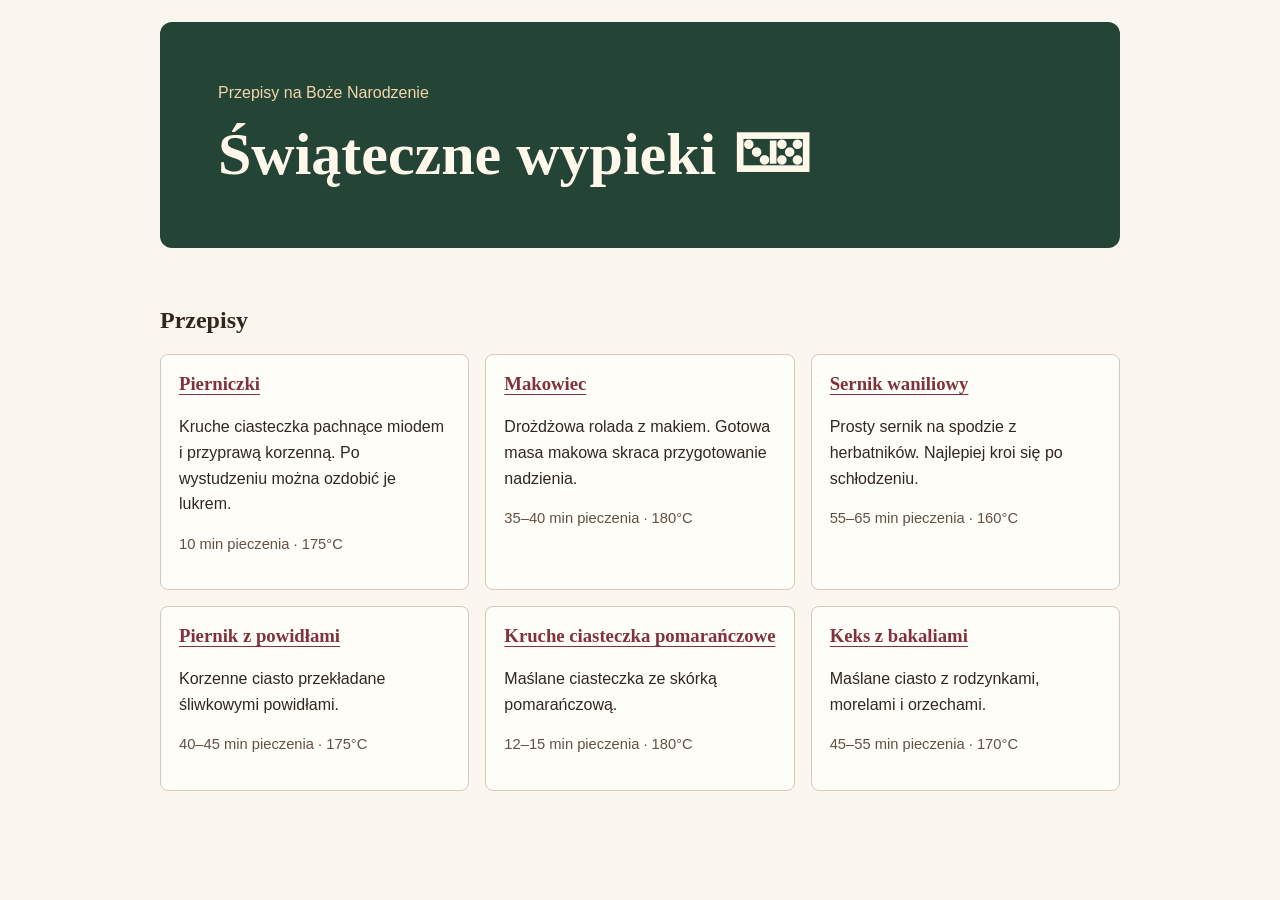
<file: index.html>
<!DOCTYPE html>
<html lang="pl">
<head>
    <meta charset="UTF-8">
    <meta name="viewport" content="width=device-width, initial-scale=1.0">
    <title>Strona główna | Świąteczne wypieki</title>
    <link rel="stylesheet" href="styl.css">
</head>
<body>
    <header>
        <a class="baner baner-glowny" href="index.html">
            <p class="nadtytul">Przepisy na Boże Narodzenie</p>
            <h1>Świąteczne wypieki &#127051;</h1>
        </a>
    </header>
    <main>
        <section aria-labelledby="przepisy">
            <h2 id="przepisy">Przepisy</h2>
            <div class="przepisy">
                <article>
                    <h3><a href="pierniczki.html">Pierniczki</a></h3>
                    <p>Kruche ciasteczka pachnące miodem i przyprawą korzenną. Po wystudzeniu można ozdobić je lukrem.</p>
                    <p class="czas">10 min pieczenia · 175°C</p>
                </article>
                <article>
                    <h3><a href="makowiec.html">Makowiec</a></h3>
                    <p>Drożdżowa rolada z makiem. Gotowa masa makowa skraca przygotowanie nadzienia.</p>
                    <p class="czas">35–40 min pieczenia · 180°C</p>
                </article>
                <article>
                    <h3><a href="sernik.html">Sernik waniliowy</a></h3>
                    <p>Prosty sernik na spodzie z herbatników. Najlepiej kroi się po schłodzeniu.</p>
                    <p class="czas">55–65 min pieczenia · 160°C</p>
                </article>
                <article>
                    <h3><a href="piernik.html">Piernik z powidłami</a></h3>
                    <p>Korzenne ciasto przekładane śliwkowymi powidłami.</p>
                    <p class="czas">40–45 min pieczenia · 175°C</p>
                </article>
                <article>
                    <h3><a href="ciasteczka.html">Kruche ciasteczka pomarańczowe</a></h3>
                    <p>Maślane ciasteczka ze skórką pomarańczową.</p>
                    <p class="czas">12–15 min pieczenia · 180°C</p>
                </article>
                <article>
                    <h3><a href="keks.html">Keks z bakaliami</a></h3>
                    <p>Maślane ciasto z rodzynkami, morelami i orzechami.</p>
                    <p class="czas">45–55 min pieczenia · 170°C</p>
                </article>
            </div>
        </section>
    </main>
</body>
</html>
</file>
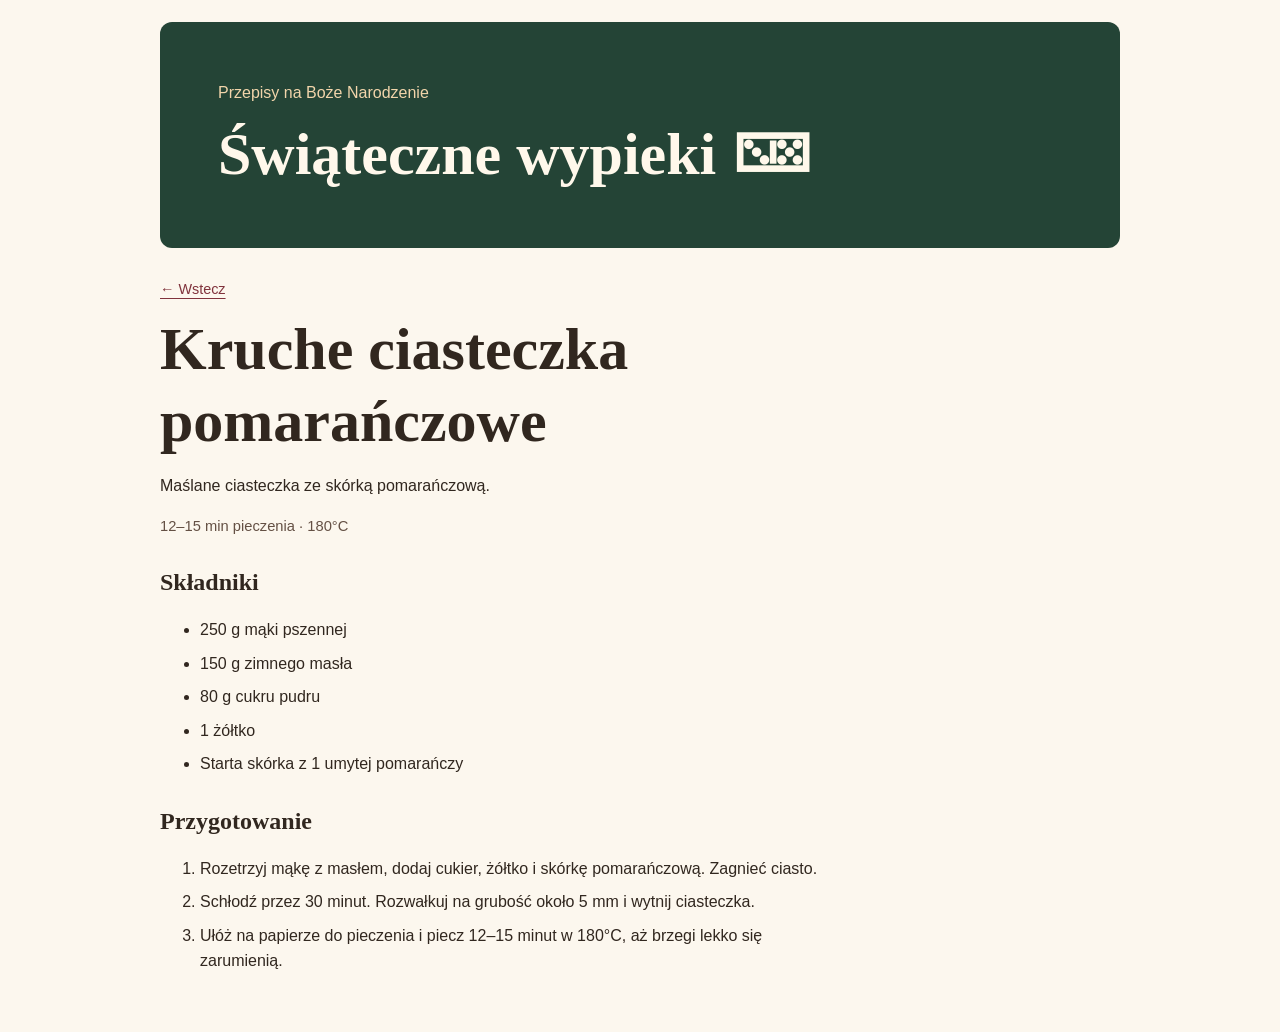
<file: ciasteczka.html>
<!DOCTYPE html>
<html lang="pl">
<head>
    <meta charset="UTF-8">
    <meta name="viewport" content="width=device-width, initial-scale=1.0">
    <title>Kruche ciasteczka pomarańczowe | Świąteczne wypieki</title>
    <link rel="stylesheet" href="styl.css">
</head>
<body>
    <header>
        <a class="baner baner-glowny" href="index.html">
            <p class="nadtytul">Przepisy na Boże Narodzenie</p>
            <p class="tytul-baneru">Świąteczne wypieki &#127051;</p>
        </a>
    </header>
    <main>
        <article class="przepis">
            <a class="wstecz" href="index.html">← Wstecz</a>
            <h1>Kruche ciasteczka pomarańczowe</h1>
            <p>Maślane ciasteczka ze skórką pomarańczową.</p>
            <p class="czas">12–15 min pieczenia · 180°C</p>

            <h2>Składniki</h2>
            <ul>
                <li>250 g mąki pszennej</li>
                <li>150 g zimnego masła</li>
                <li>80 g cukru pudru</li>
                <li>1 żółtko</li>
                <li>Starta skórka z 1 umytej pomarańczy</li>
            </ul>

            <h2>Przygotowanie</h2>
            <ol>
                <li>Rozetrzyj mąkę z masłem, dodaj cukier, żółtko i skórkę pomarańczową. Zagnieć ciasto.</li>
                <li>Schłodź przez 30 minut. Rozwałkuj na grubość około 5 mm i wytnij ciasteczka.</li>
                <li>Ułóż na papierze do pieczenia i piecz 12–15 minut w 180°C, aż brzegi lekko się zarumienią.</li>
            </ol>
        </article>
    </main>
</body>
</html>
</file>
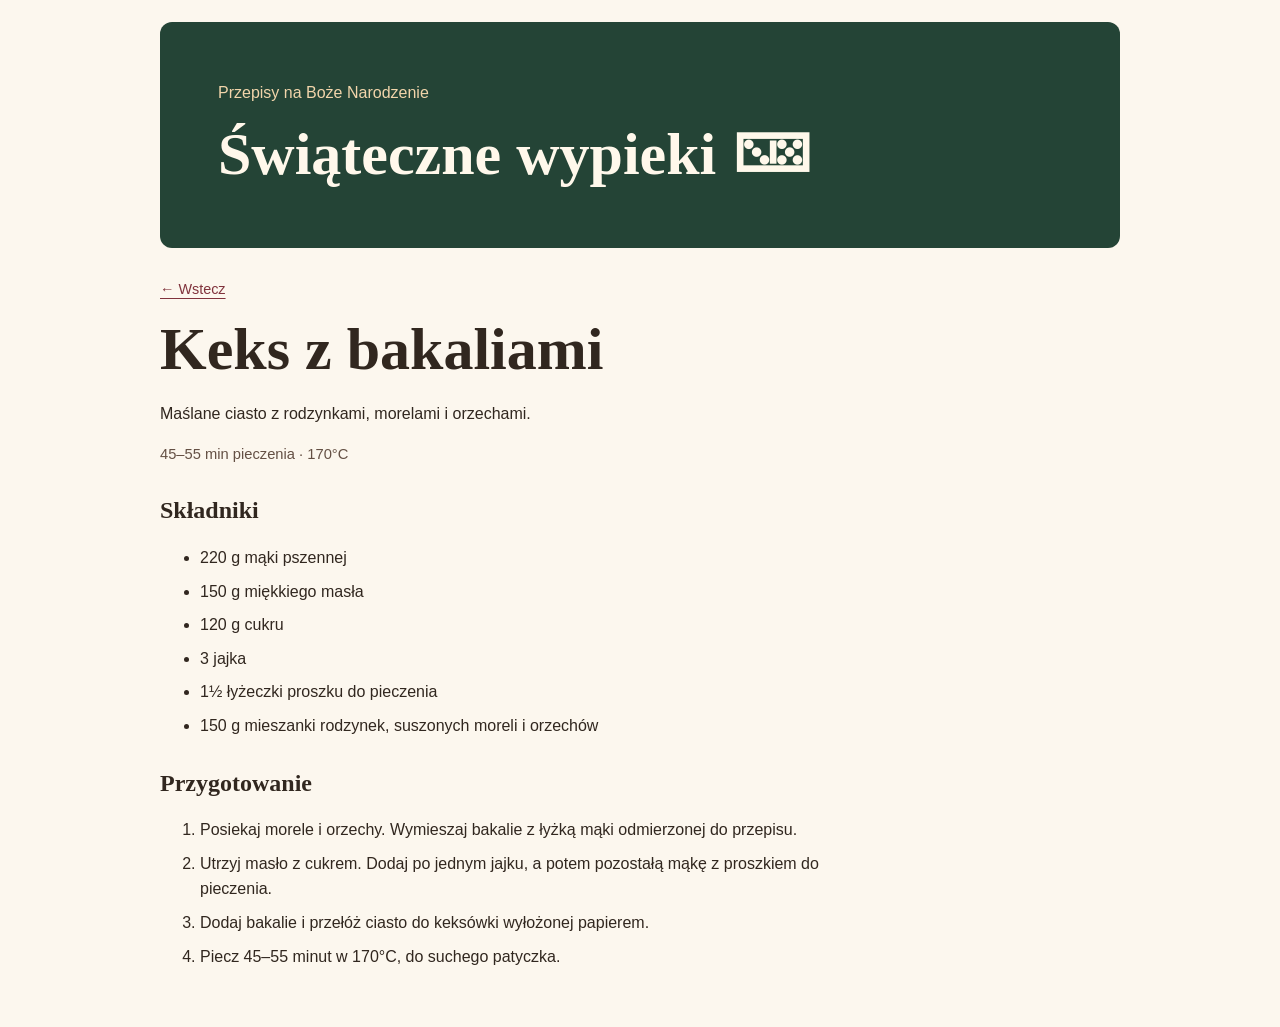
<file: keks.html>
<!DOCTYPE html>
<html lang="pl">
<head>
    <meta charset="UTF-8">
    <meta name="viewport" content="width=device-width, initial-scale=1.0">
    <title>Keks z bakaliami | Świąteczne wypieki</title>
    <link rel="stylesheet" href="styl.css">
</head>
<body>
    <header>
        <a class="baner baner-glowny" href="index.html">
            <p class="nadtytul">Przepisy na Boże Narodzenie</p>
            <p class="tytul-baneru">Świąteczne wypieki &#127051;</p>
        </a>
    </header>
    <main>
        <article class="przepis">
            <a class="wstecz" href="index.html">← Wstecz</a>
            <h1>Keks z bakaliami</h1>
            <p>Maślane ciasto z rodzynkami, morelami i orzechami.</p>
            <p class="czas">45–55 min pieczenia · 170°C</p>

            <h2>Składniki</h2>
            <ul>
                <li>220 g mąki pszennej</li>
                <li>150 g miękkiego masła</li>
                <li>120 g cukru</li>
                <li>3 jajka</li>
                <li>1½ łyżeczki proszku do pieczenia</li>
                <li>150 g mieszanki rodzynek, suszonych moreli i orzechów</li>
            </ul>

            <h2>Przygotowanie</h2>
            <ol>
                <li>Posiekaj morele i orzechy. Wymieszaj bakalie z łyżką mąki odmierzonej do przepisu.</li>
                <li>Utrzyj masło z cukrem. Dodaj po jednym jajku, a potem pozostałą mąkę z proszkiem do pieczenia.</li>
                <li>Dodaj bakalie i przełóż ciasto do keksówki wyłożonej papierem.</li>
                <li>Piecz 45–55 minut w 170°C, do suchego patyczka.</li>
            </ol>
        </article>
    </main>
</body>
</html>
</file>
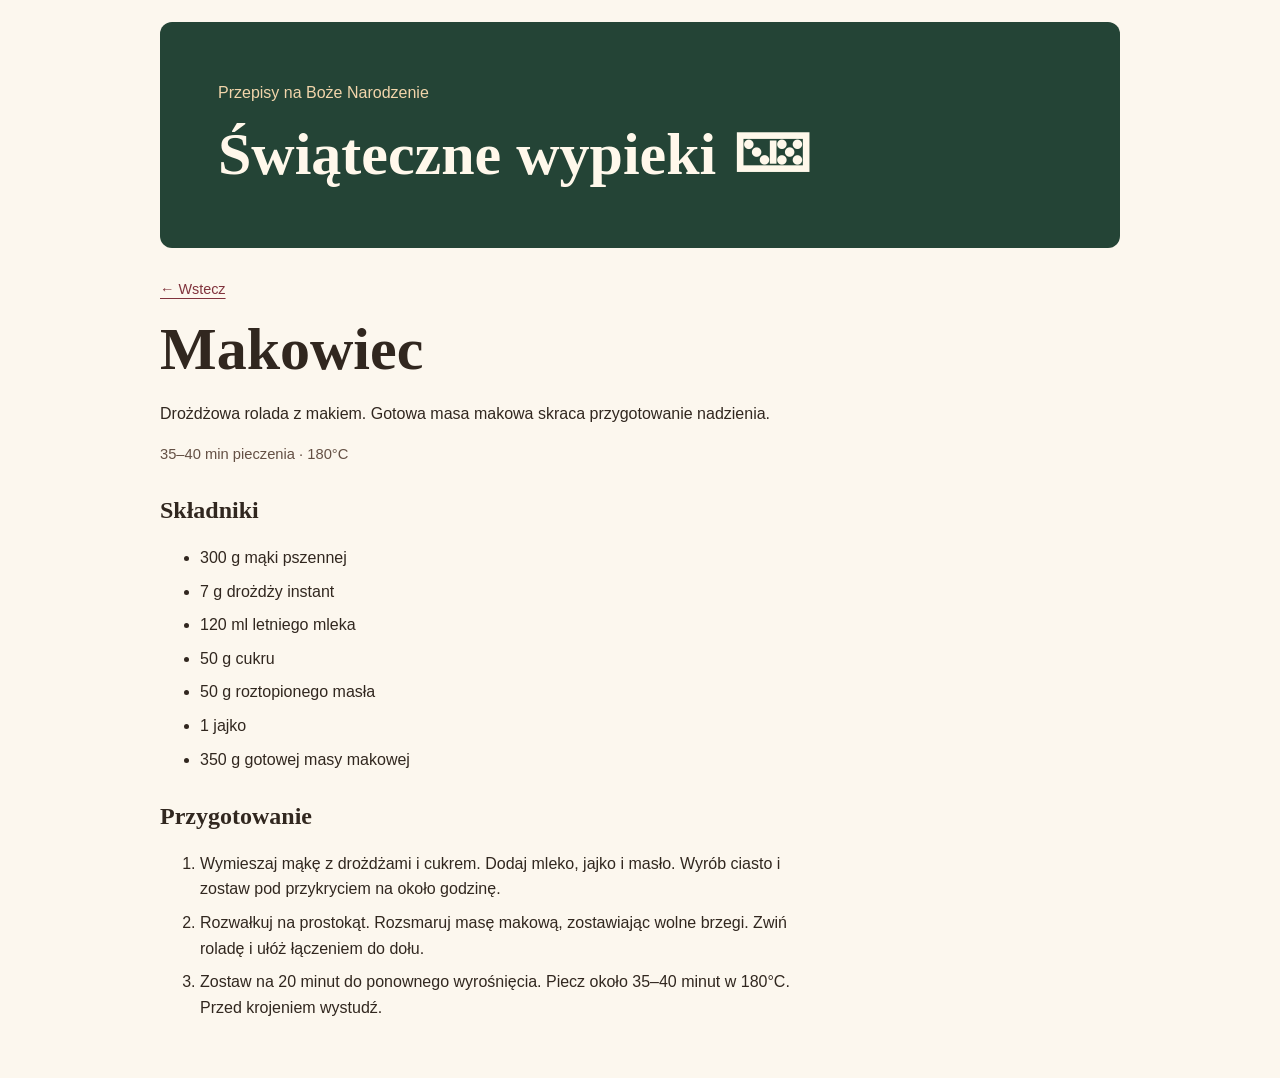
<file: makowiec.html>
<!DOCTYPE html>
<html lang="pl">
<head>
    <meta charset="UTF-8">
    <meta name="viewport" content="width=device-width, initial-scale=1.0">
    <title>Makowiec | Świąteczne wypieki</title>
    <link rel="stylesheet" href="styl.css">
</head>
<body>
    <header>
        <a class="baner baner-glowny" href="index.html">
            <p class="nadtytul">Przepisy na Boże Narodzenie</p>
            <p class="tytul-baneru">Świąteczne wypieki &#127051;</p>
        </a>
    </header>
    <main>
        <article class="przepis">
            <a class="wstecz" href="index.html">← Wstecz</a>
            <h1>Makowiec</h1>
            <p>Drożdżowa rolada z makiem. Gotowa masa makowa skraca przygotowanie nadzienia.</p>
            <p class="czas">35–40 min pieczenia · 180°C</p>

            <h2>Składniki</h2>
            <ul>
                <li>300 g mąki pszennej</li>
                <li>7 g drożdży instant</li>
                <li>120 ml letniego mleka</li>
                <li>50 g cukru</li>
                <li>50 g roztopionego masła</li>
                <li>1 jajko</li>
                <li>350 g gotowej masy makowej</li>
            </ul>

            <h2>Przygotowanie</h2>
            <ol>
                <li>Wymieszaj mąkę z drożdżami i cukrem. Dodaj mleko, jajko i masło. Wyrób ciasto i zostaw pod przykryciem na około godzinę.</li>
                <li>Rozwałkuj na prostokąt. Rozsmaruj masę makową, zostawiając wolne brzegi. Zwiń roladę i ułóż łączeniem do dołu.</li>
                <li>Zostaw na 20 minut do ponownego wyrośnięcia. Piecz około 35–40 minut w 180°C. Przed krojeniem wystudź.</li>
            </ol>
        </article>
    </main>
</body>
</html>
</file>
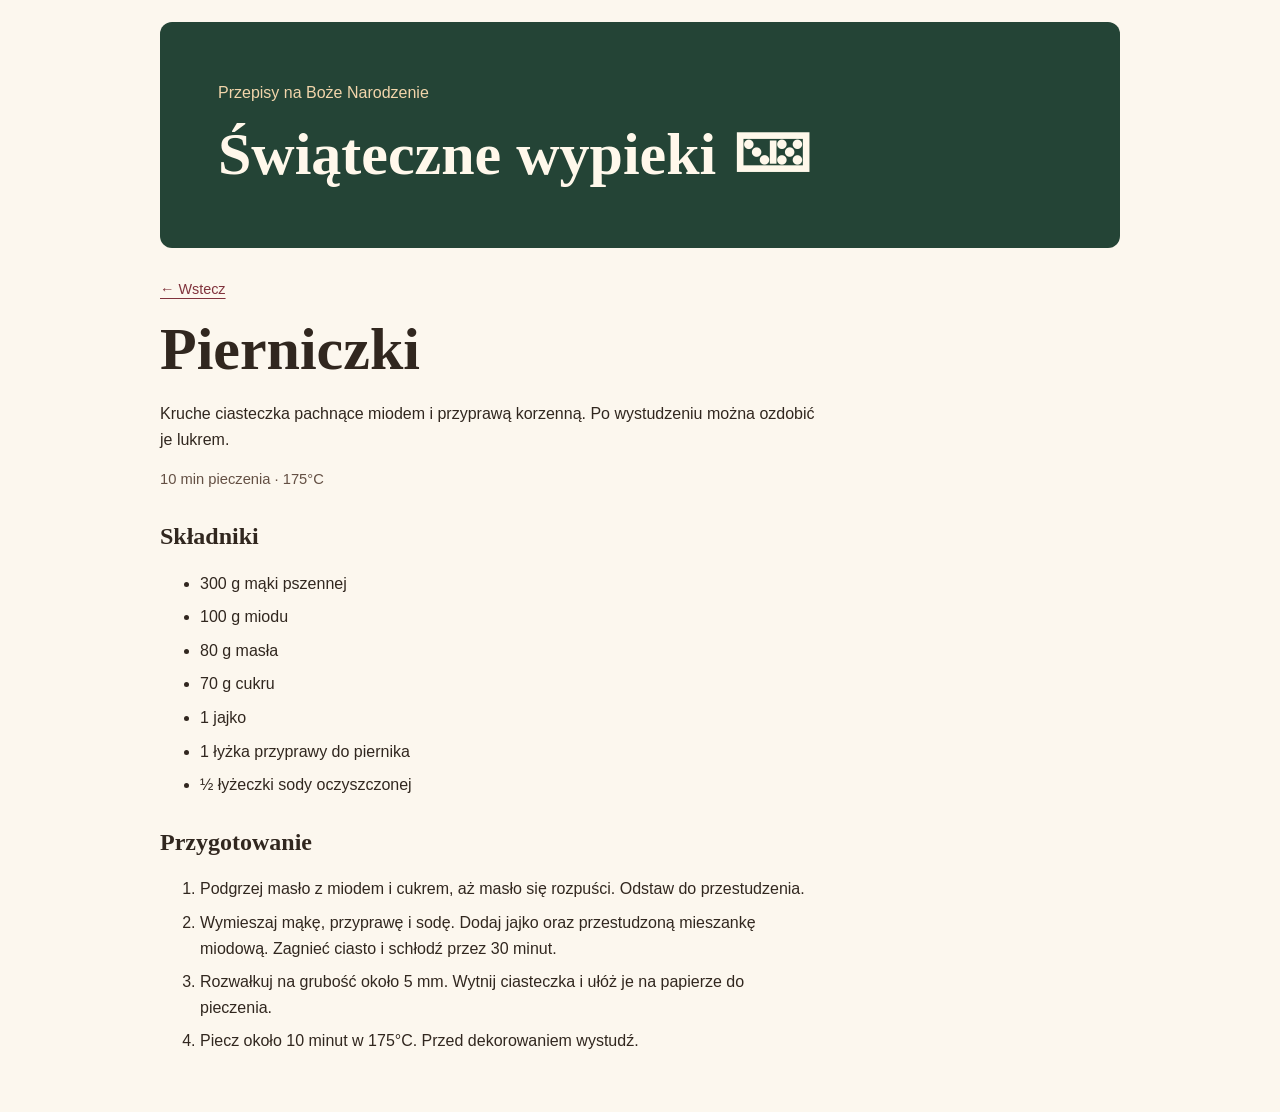
<file: pierniczki.html>
<!DOCTYPE html>
<html lang="pl">
<head>
    <meta charset="UTF-8">
    <meta name="viewport" content="width=device-width, initial-scale=1.0">
    <title>Pierniczki | Świąteczne wypieki</title>
    <link rel="stylesheet" href="styl.css">
</head>
<body>
    <header>
        <a class="baner baner-glowny" href="index.html">
            <p class="nadtytul">Przepisy na Boże Narodzenie</p>
            <p class="tytul-baneru">Świąteczne wypieki &#127051;</p>
        </a>
    </header>
    <main>
        <article class="przepis">
            <a class="wstecz" href="index.html">← Wstecz</a>
            <h1>Pierniczki</h1>
            <p>Kruche ciasteczka pachnące miodem i przyprawą korzenną. Po wystudzeniu można ozdobić je lukrem.</p>
            <p class="czas">10 min pieczenia · 175°C</p>

            <h2>Składniki</h2>
            <ul>
                <li>300 g mąki pszennej</li>
                <li>100 g miodu</li>
                <li>80 g masła</li>
                <li>70 g cukru</li>
                <li>1 jajko</li>
                <li>1 łyżka przyprawy do piernika</li>
                <li>½ łyżeczki sody oczyszczonej</li>
            </ul>

            <h2>Przygotowanie</h2>
            <ol>
                <li>Podgrzej masło z miodem i cukrem, aż masło się rozpuści. Odstaw do przestudzenia.</li>
                <li>Wymieszaj mąkę, przyprawę i sodę. Dodaj jajko oraz przestudzoną mieszankę miodową. Zagnieć ciasto i schłodź przez 30 minut.</li>
                <li>Rozwałkuj na grubość około 5 mm. Wytnij ciasteczka i ułóż je na papierze do pieczenia.</li>
                <li>Piecz około 10 minut w 175°C. Przed dekorowaniem wystudź.</li>
            </ol>
        </article>
    </main>
</body>
</html>
</file>
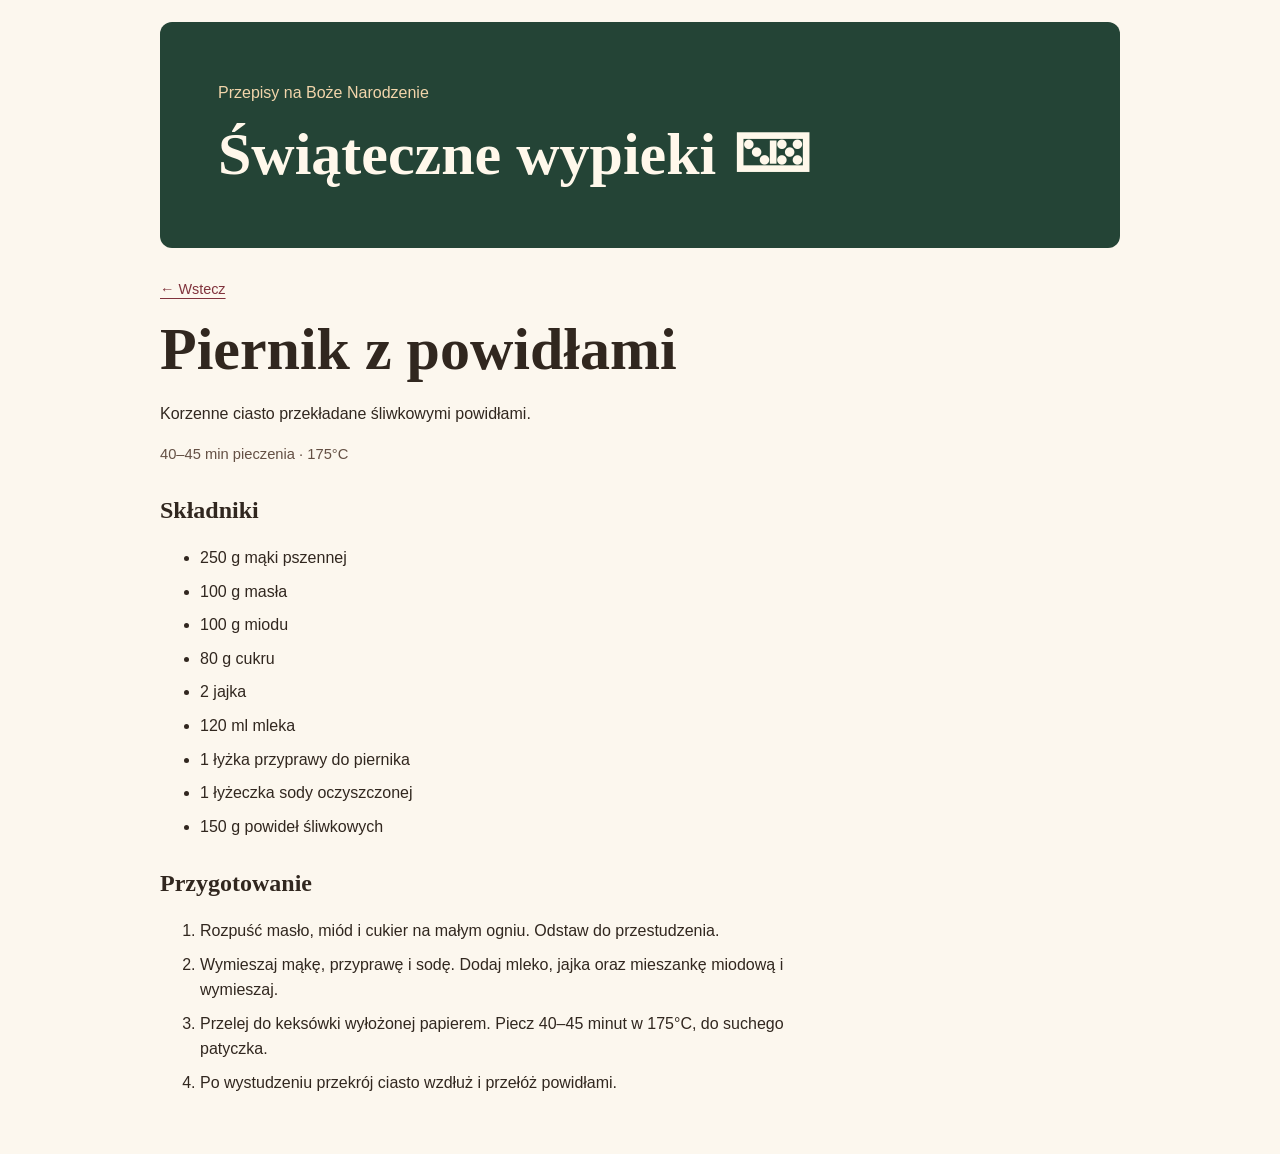
<file: piernik.html>
<!DOCTYPE html>
<html lang="pl">
<head>
    <meta charset="UTF-8">
    <meta name="viewport" content="width=device-width, initial-scale=1.0">
    <title>Piernik z powidłami | Świąteczne wypieki</title>
    <link rel="stylesheet" href="styl.css">
</head>
<body>
    <header>
        <a class="baner baner-glowny" href="index.html">
            <p class="nadtytul">Przepisy na Boże Narodzenie</p>
            <p class="tytul-baneru">Świąteczne wypieki &#127051;</p>
        </a>
    </header>
    <main>
        <article class="przepis">
            <a class="wstecz" href="index.html">← Wstecz</a>
            <h1>Piernik z powidłami</h1>
            <p>Korzenne ciasto przekładane śliwkowymi powidłami.</p>
            <p class="czas">40–45 min pieczenia · 175°C</p>

            <h2>Składniki</h2>
            <ul>
                <li>250 g mąki pszennej</li>
                <li>100 g masła</li>
                <li>100 g miodu</li>
                <li>80 g cukru</li>
                <li>2 jajka</li>
                <li>120 ml mleka</li>
                <li>1 łyżka przyprawy do piernika</li>
                <li>1 łyżeczka sody oczyszczonej</li>
                <li>150 g powideł śliwkowych</li>
            </ul>

            <h2>Przygotowanie</h2>
            <ol>
                <li>Rozpuść masło, miód i cukier na małym ogniu. Odstaw do przestudzenia.</li>
                <li>Wymieszaj mąkę, przyprawę i sodę. Dodaj mleko, jajka oraz mieszankę miodową i wymieszaj.</li>
                <li>Przelej do keksówki wyłożonej papierem. Piecz 40–45 minut w 175°C, do suchego patyczka.</li>
                <li>Po wystudzeniu przekrój ciasto wzdłuż i przełóż powidłami.</li>
            </ol>
        </article>
    </main>
</body>
</html>
</file>
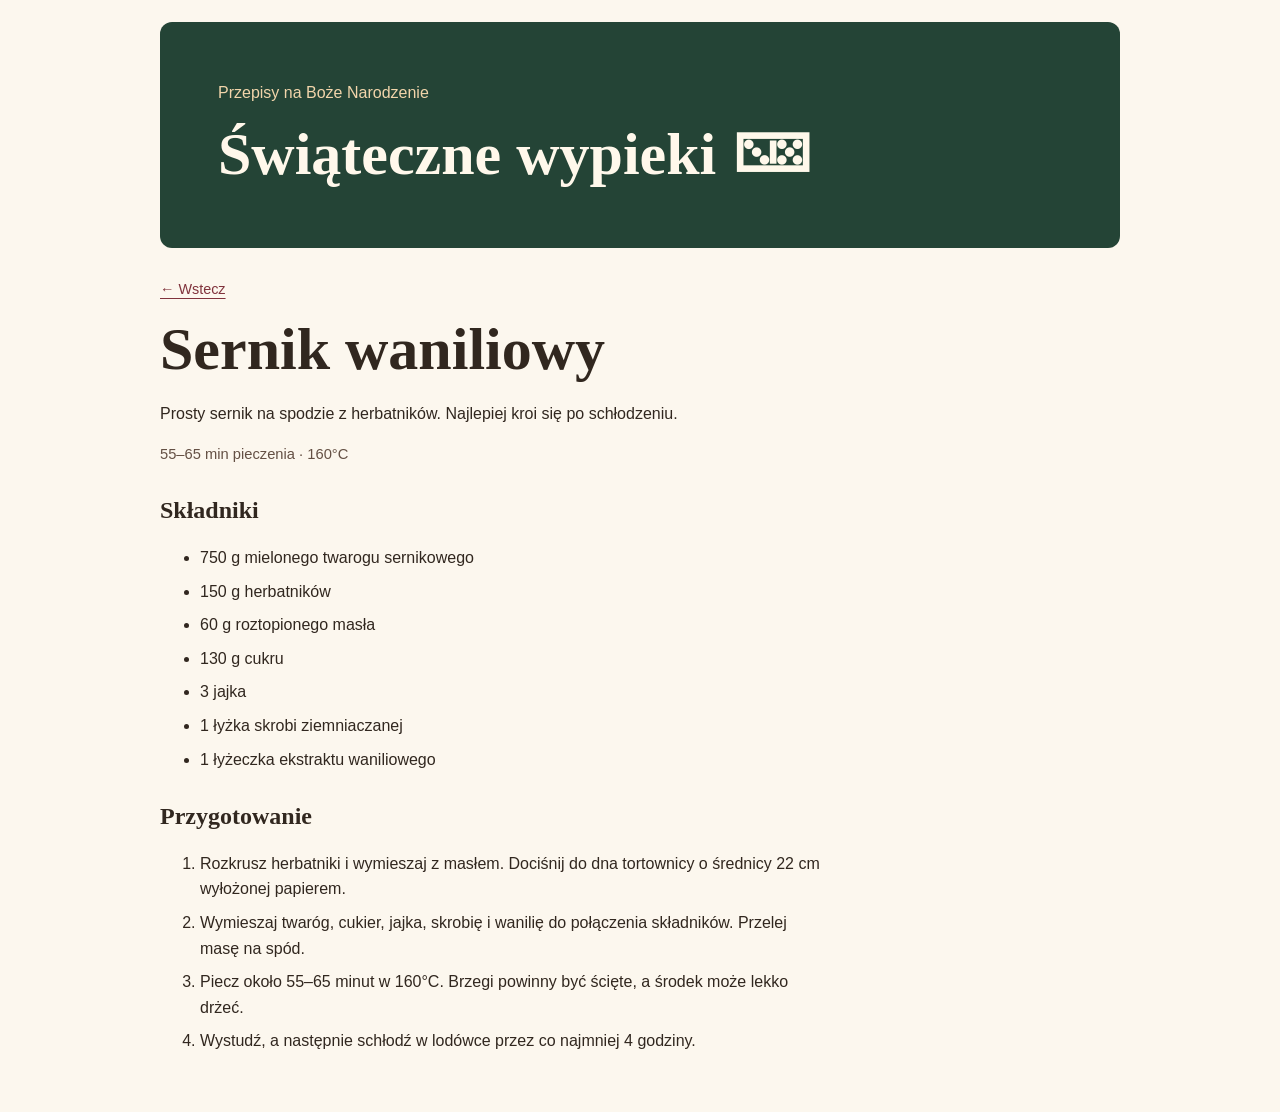
<file: sernik.html>
<!DOCTYPE html>
<html lang="pl">
<head>
    <meta charset="UTF-8">
    <meta name="viewport" content="width=device-width, initial-scale=1.0">
    <title>Sernik waniliowy | Świąteczne wypieki</title>
    <link rel="stylesheet" href="styl.css">
</head>
<body>
    <header>
        <a class="baner baner-glowny" href="index.html">
            <p class="nadtytul">Przepisy na Boże Narodzenie</p>
            <p class="tytul-baneru">Świąteczne wypieki &#127051;</p>
        </a>
    </header>
    <main>
        <article class="przepis">
            <a class="wstecz" href="index.html">← Wstecz</a>
            <h1>Sernik waniliowy</h1>
            <p>Prosty sernik na spodzie z herbatników. Najlepiej kroi się po schłodzeniu.</p>
            <p class="czas">55–65 min pieczenia · 160°C</p>

            <h2>Składniki</h2>
            <ul>
                <li>750 g mielonego twarogu sernikowego</li>
                <li>150 g herbatników</li>
                <li>60 g roztopionego masła</li>
                <li>130 g cukru</li>
                <li>3 jajka</li>
                <li>1 łyżka skrobi ziemniaczanej</li>
                <li>1 łyżeczka ekstraktu waniliowego</li>
            </ul>

            <h2>Przygotowanie</h2>
            <ol>
                <li>Rozkrusz herbatniki i wymieszaj z masłem. Dociśnij do dna tortownicy o średnicy 22 cm wyłożonej papierem.</li>
                <li>Wymieszaj twaróg, cukier, jajka, skrobię i wanilię do połączenia składników. Przelej masę na spód.</li>
                <li>Piecz około 55–65 minut w 160°C. Brzegi powinny być ścięte, a środek może lekko drżeć.</li>
                <li>Wystudź, a następnie schłodź w lodówce przez co najmniej 4 godziny.</li>
            </ol>
        </article>
    </main>
</body>
</html>
</file>
<file: styl.css>
* {
    box-sizing: border-box;
}

body {
    margin: 0;
    background: #fcf7ee;
    color: #31271f;
    font-family: Arial, sans-serif;
    line-height: 1.6;
}

header, main {
    width: min(960px, 90%);
    margin: auto;
}

header {
    padding-top: 22px;
}

.baner {
    display: block;
    padding: clamp(24px, 6vw, 58px);
    border-radius: 12px;
    background: #244436;
    color: #fff8eb;
    font: bold clamp(30px, 7vw, 60px)/1.2 Georgia, serif;
    text-decoration: none;
}

.baner:hover {
    background: #305645;
}

.baner:focus-visible {
    outline: 3px solid #80333c;
    outline-offset: 4px;
}

.baner-glowny {
    font: inherit;
}

.baner-glowny p {
    margin: 0;
}

.baner-glowny h1, .baner-glowny .tytul-baneru {
    margin: 12px 0 0;
    font: bold clamp(34px, 7vw, 60px)/1.2 Georgia, serif;
}

.nadtytul {
    color: #f2d5ab;
}

.wstecz {
    font-size: 0.9rem;
}

a {
    color: #80333c;
    text-underline-offset: 4px;
}

main {
    padding: 28px 0 42px;
}

h1, h2, h3 {
    font-family: Georgia, serif;
    line-height: 1.2;
}

h1 {
    font-size: clamp(34px, 7vw, 60px);
    margin: 12px 0;
}

h2 {
    margin-top: 30px;
}

.przepisy {
    display: grid;
    grid-template-columns: repeat(3, 1fr);
    gap: 16px;
}

.przepisy article {
    background: #fffdf8;
    border: 1px solid #d7c9b9;
    border-radius: 8px;
    padding: 18px;
}

.przepisy h3 {
    margin-top: 0;
}

.czas {
    color: #645044;
    font-size: 0.92rem;
}

.przepis {
    max-width: 660px;
}

.przepis li + li {
    margin-top: 8px;
}

@media (max-width: 680px) {
    .przepisy {
        grid-template-columns: 1fr;
    }
}
</file>
